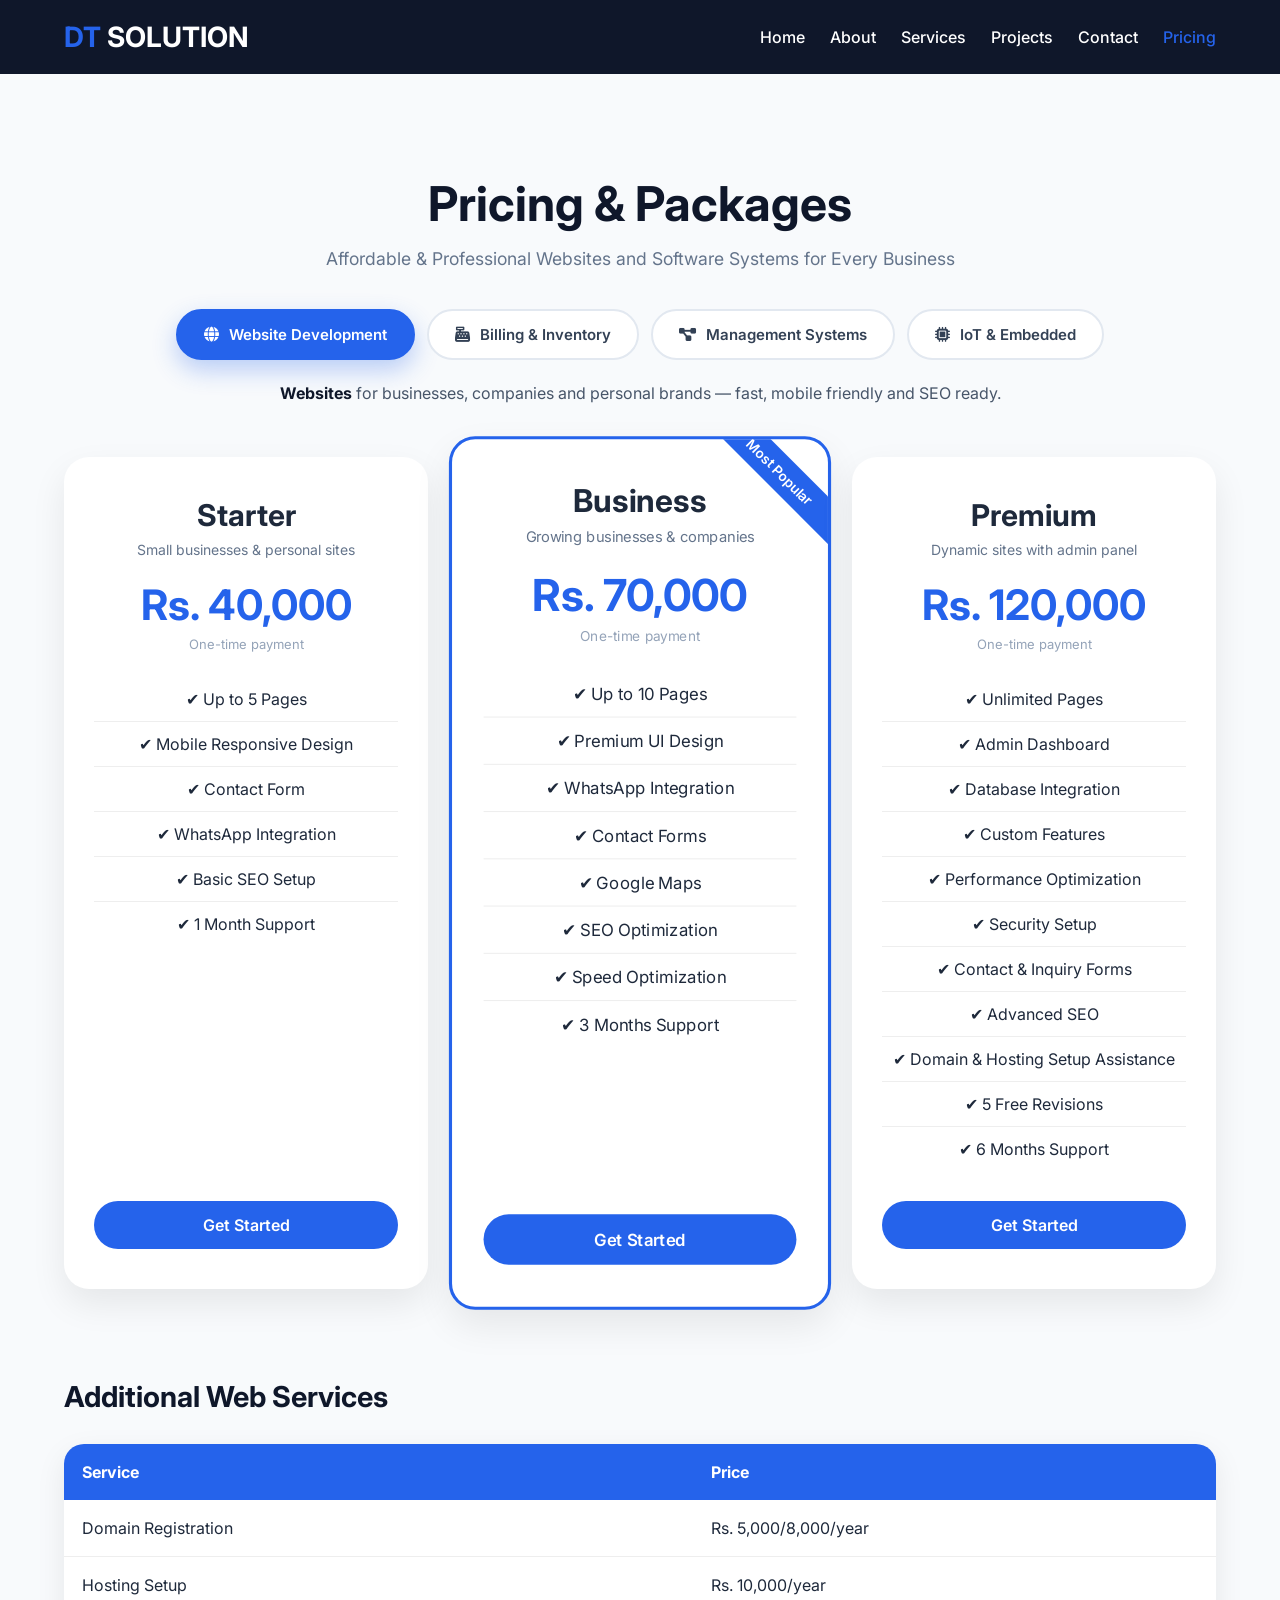
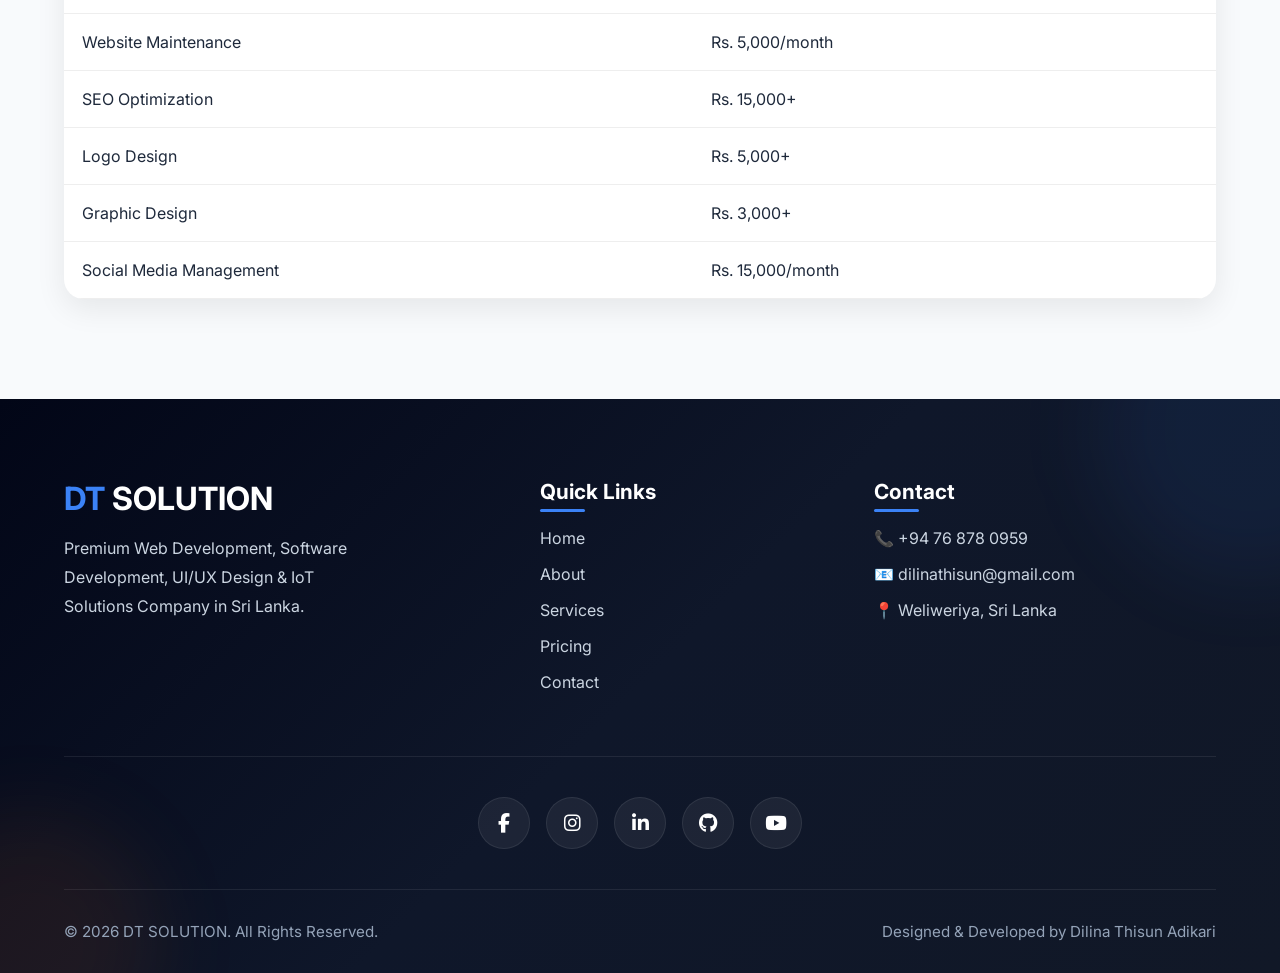
<file: pricing_packages.html>
<!DOCTYPE html>
<html lang="en">
<head>
<meta charset="UTF-8">
<meta name="viewport" content="width=device-width, initial-scale=1.0">
<title>Pricing | DT SOLUTION</title>
<link rel="icon" type="image/png" href="./images/logo.png">

<link href="https://fonts.googleapis.com/css2?family=Inter:wght@400;500;600;700&display=swap" rel="stylesheet">
<link rel="stylesheet" href="https://cdnjs.cloudflare.com/ajax/libs/font-awesome/6.5.0/css/all.min.css">

<style>
*{margin:0;padding:0;box-sizing:border-box;}
html{scroll-behavior:smooth;}
body{font-family:'Inter',sans-serif;background:#f8fafc;color:#1e293b;}
.container{width:90%;max-width:1200px;margin:auto;}

/* NAVBAR */
.navbar{position:sticky;top:0;z-index:1000;background:#0f172a;padding:20px 0;}
.navbar .container{display:flex;justify-content:space-between;align-items:center;}
.logo{font-size:28px;font-weight:700;color:white;}
.logo span{color:#2563eb;}
.nav-links{display:flex;list-style:none;gap:25px;}
.nav-links a{text-decoration:none;color:white;font-weight:500;transition:.3s;}
.nav-links a:hover,.nav-links a.active{color:#2563eb;}

/* PRICING */
.pricing{padding:100px 0;}
.pricing h2.main-title{text-align:center;font-size:3rem;color:#0f172a;margin-bottom:15px;}
.section-subtitle{text-align:center;color:#64748b;margin-bottom:40px;font-size:1.1rem;}

/* CATEGORY TABS */
.category-tabs{display:flex;justify-content:center;flex-wrap:wrap;gap:12px;margin-bottom:20px;}
.tab-btn{
    border:2px solid #e2e8f0;background:#fff;color:#334155;
    padding:14px 26px;border-radius:50px;font-family:inherit;font-size:15px;font-weight:600;
    cursor:pointer;transition:.3s;display:flex;align-items:center;gap:10px;
}
.tab-btn:hover{border-color:#2563eb;color:#2563eb;}
.tab-btn.active{background:#2563eb;border-color:#2563eb;color:#fff;box-shadow:0 10px 25px rgba(37,99,235,.3);}

.tab-panel{display:none;animation:fade .5s ease;}
.tab-panel.active{display:block;}
@keyframes fade{from{opacity:0;transform:translateY(15px);}to{opacity:1;transform:none;}}

.category-desc{
    text-align:center;color:#475569;max-width:760px;margin:0 auto 50px;line-height:1.7;
}
.category-desc strong{color:#0f172a;}

.pricing-grid{display:grid;grid-template-columns:repeat(auto-fit,minmax(320px,1fr));gap:30px;}
.pricing-card{
    background:#fff;border-radius:25px;padding:40px 30px;text-align:center;
    box-shadow:0 15px 35px rgba(0,0,0,0.08);transition:.4s;position:relative;overflow:hidden;
    display:flex;flex-direction:column;
}
.pricing-card:hover{transform:translateY(-10px);box-shadow:0 25px 45px rgba(0,0,0,0.15);}
.pricing-card h3{font-size:30px;margin-bottom:8px;}
.card-tag{color:#64748b;font-size:14px;margin-bottom:18px;min-height:20px;}
.price{font-size:42px;font-weight:700;color:#2563eb;margin-bottom:6px;}
.price-note{color:#94a3b8;font-size:13px;margin-bottom:25px;}
.pricing-card ul{list-style:none;margin-bottom:30px;flex:1;}
.pricing-card ul li{padding:12px 0;border-bottom:1px solid #eee;}
.pricing-card ul li:last-child{border-bottom:none;}

.btn{display:inline-block;text-decoration:none;background:#2563eb;color:white;padding:14px 30px;border-radius:50px;font-weight:600;transition:.3s;}
.btn:hover{background:#1d4ed8;}

.featured{border:3px solid #2563eb;transform:scale(1.05);}
.popular{
    position:absolute;top:15px;right:-35px;background:#2563eb;color:white;
    padding:8px 40px;transform:rotate(45deg);font-size:13px;font-weight:600;
}

/* EXTRA SERVICES */
.extra-services{margin-top:90px;}
.extra-services h2{margin-bottom:30px;font-size:1.8rem;color:#0f172a;}
.service-table{
    width:100%;border-collapse:collapse;background:white;border-radius:20px;overflow:hidden;
    box-shadow:0 10px 30px rgba(0,0,0,0.08);
}
.service-table th{background:#2563eb;color:white;padding:18px;text-align:left;}
.service-table td{padding:18px;border-bottom:1px solid #eee;}
.service-table tr:hover{background:#f8fafc;}

.note-box{
    margin-top:40px;background:#eff6ff;border-left:5px solid #2563eb;border-radius:12px;
    padding:20px 25px;color:#334155;line-height:1.7;
}
.note-box i{color:#2563eb;margin-right:8px;}

/* FOOTER */
.footer{
    background:linear-gradient(135deg,#020617,#0f172a,#111827);
    color:white;padding:5rem 0 2rem;position:relative;overflow:hidden;
}
.footer::before{content:'';position:absolute;top:-120px;right:-120px;width:300px;height:300px;background:rgba(59,130,246,0.08);border-radius:50%;filter:blur(40px);}
.footer::after{content:'';position:absolute;bottom:-100px;left:-100px;width:260px;height:260px;background:rgba(249,115,22,0.08);border-radius:50%;filter:blur(40px);}
.footer .container{position:relative;z-index:1;}
.footer-top{display:grid;grid-template-columns:1.5fr 1fr 1.2fr;gap:3rem;padding-bottom:3rem;border-bottom:1px solid rgba(255,255,255,0.08);}
.footer-logo{font-size:2rem;font-weight:700;margin-bottom:1rem;color:white;}
.footer-logo span{color:#3b82f6;}
.footer-description{color:#cbd5e1;line-height:1.8;max-width:320px;}
.footer-links h3,.footer-contact h3{font-size:1.3rem;margin-bottom:1.5rem;position:relative;}
.footer-links h3::after,.footer-contact h3::after{content:'';position:absolute;left:0;bottom:-8px;width:45px;height:3px;background:#3b82f6;border-radius:20px;}
.footer-links ul{list-style:none;}
.footer-links ul li{margin-bottom:1rem;}
.footer-links ul li a{text-decoration:none;color:#cbd5e1;transition:.3s;display:inline-block;}
.footer-links ul li a:hover{color:#3b82f6;transform:translateX(5px);}
.footer-contact p{margin-bottom:1rem;color:#cbd5e1;display:flex;align-items:center;gap:12px;}
.footer-social{display:flex;justify-content:center;gap:1rem;padding:2.5rem 0;}
.footer-social a{
    width:52px;height:52px;border-radius:50%;display:flex;align-items:center;justify-content:center;
    background:rgba(255,255,255,0.06);border:1px solid rgba(255,255,255,0.08);color:white;
    font-size:1.2rem;text-decoration:none;transition:.4s;
}
.footer-social a:hover{transform:translateY(-8px) scale(1.08);background:#3b82f6;box-shadow:0 10px 25px rgba(59,130,246,0.45);}
.footer-bottom{border-top:1px solid rgba(255,255,255,0.08);padding-top:2rem;display:flex;justify-content:space-between;align-items:center;flex-wrap:wrap;gap:1rem;text-align:center;}
.footer-bottom p{color:#94a3b8;font-size:0.95rem;}

/* TABLET */
@media screen and (max-width:992px){
    .pricing-grid{grid-template-columns:repeat(2,1fr);}
    .footer-top{grid-template-columns:1fr 1fr;}
}

/* MOBILE */
@media screen and (max-width:768px){
    .navbar .container{flex-direction:column;gap:15px;}
    .nav-links{flex-wrap:wrap;justify-content:center;gap:15px;}
    .pricing{padding:70px 0;}
    .pricing h2.main-title{font-size:2rem;}
    .section-subtitle{font-size:1rem;padding:0 10px;}
    .tab-btn{padding:12px 18px;font-size:14px;}
    .pricing-grid{grid-template-columns:1fr;gap:25px;}
    .pricing-card{width:100%;padding:30px 20px;}
    .featured{transform:none;}
    .price{font-size:2rem;}
    .service-table{display:block;overflow-x:auto;white-space:nowrap;}
    .footer-top{grid-template-columns:1fr;text-align:center;}
    .footer-description{margin:auto;}
    .footer-links h3::after,.footer-contact h3::after{left:50%;transform:translateX(-50%);}
    .footer-contact p{justify-content:center;}
    .footer-bottom{flex-direction:column;}
}

@media screen and (max-width:480px){
    .pricing h2.main-title{font-size:1.8rem;}
    .price{font-size:1.8rem;}
    .pricing-card h3{font-size:1.4rem;}
    .pricing-card ul li{font-size:14px;}
    .btn{width:100%;display:block;}
    .nav-links{gap:10px;}
    .nav-links a{font-size:14px;}
    .tab-btn{width:100%;justify-content:center;}
}
</style>
</head>

<body>

<nav class="navbar">
  <div class="container">
    <div class="logo"><span>DT</span> SOLUTION</div>
    <ul class="nav-links">
        <li><a href="index.html">Home</a></li>
        <li><a href="index.html#about">About</a></li>
        <li><a href="index.html#services">Services</a></li>
        <li><a href="index.html#projects">Projects</a></li>
        <li><a href="index.html#contact">Contact</a></li>
        <li><a href="./pricing_packages.html" class="active">Pricing</a></li>
    </ul>
  </div>
</nav>


<section class="pricing">
<div class="container">

<h2 class="main-title">Pricing & Packages</h2>
<p class="section-subtitle">Affordable & Professional Websites and Software Systems for Every Business</p>

<!-- CATEGORY TABS -->
<div class="category-tabs">
    <button class="tab-btn active" data-tab="web"><i class="fas fa-globe"></i> Website Development</button>
    <button class="tab-btn" data-tab="billing"><i class="fas fa-cash-register"></i> Billing & Inventory</button>
    <button class="tab-btn" data-tab="management"><i class="fas fa-diagram-project"></i> Management Systems</button>
    <button class="tab-btn" data-tab="iot"><i class="fas fa-microchip"></i> IoT & Embedded</button>
</div>

<!-- ============ 1. WEBSITES ============ -->
<div class="tab-panel active" id="web">

<p class="category-desc"><strong>Websites</strong> for businesses, companies and personal brands — fast, mobile friendly and SEO ready.</p>

<div class="pricing-grid">

<div class="pricing-card">
<h3>Starter</h3>
<div class="card-tag">Small businesses & personal sites</div>
<div class="price">Rs. 40,000</div>
<div class="price-note">One-time payment</div>
<ul>
<li>✔ Up to 5 Pages</li>
<li>✔ Mobile Responsive Design</li>
<li>✔ Contact Form</li>
<li>✔ WhatsApp Integration</li>
<li>✔ Basic SEO Setup</li>
<li>✔ 1 Month Support</li>
</ul>
<a href="https://wa.me/94768780959" class="btn">Get Started</a>
</div>

<div class="pricing-card featured">
<span class="popular">Most Popular</span>
<h3>Business</h3>
<div class="card-tag">Growing businesses & companies</div>
<div class="price">Rs. 70,000</div>
<div class="price-note">One-time payment</div>
<ul>
<li>✔ Up to 10 Pages</li>
<li>✔ Premium UI Design</li>
<li>✔ WhatsApp Integration</li>
<li>✔ Contact Forms</li>
<li>✔ Google Maps</li>
<li>✔ SEO Optimization</li>
<li>✔ Speed Optimization</li>
<li>✔ 3 Months Support</li>
</ul>
<a href="https://wa.me/94768780959" class="btn">Get Started</a>
</div>

<div class="pricing-card">
<h3>Premium</h3>
<div class="card-tag">Dynamic sites with admin panel</div>
<div class="price">Rs. 120,000</div>
<div class="price-note">One-time payment</div>
<ul>
<li>✔ Unlimited Pages</li>
<li>✔ Admin Dashboard</li>
<li>✔ Database Integration</li>
<li>✔ Custom Features</li>
<li>✔ Performance Optimization</li>
<li>✔ Security Setup</li>
<li>✔ Contact & Inquiry Forms</li>
<li>✔ Advanced SEO</li>
<li>✔ Domain & Hosting Setup Assistance</li>
<li>✔ 5 Free Revisions</li>
<li>✔ 6 Months Support</li>
</ul>
<a href="https://wa.me/94768780959" class="btn">Get Started</a>
</div>

</div>

<div class="extra-services">
<h2>Additional Web Services</h2>
<table class="service-table">
<tr><th>Service</th><th>Price</th></tr>
<tr><td>Domain Registration</td><td>Rs. 5,000/8,000/year</td></tr>
<tr><td>Hosting Setup</td><td>Rs. 10,000/year</td></tr>
<tr><td>Website Maintenance</td><td>Rs. 5,000/month</td></tr>
<tr><td>SEO Optimization</td><td>Rs. 15,000+</td></tr>
<tr><td>Logo Design</td><td>Rs. 5,000+</td></tr>
<tr><td>Graphic Design</td><td>Rs. 3,000+</td></tr>
<tr><td>Social Media Management</td><td>Rs. 15,000/month</td></tr>
</table>
</div>

</div>

<!-- ============ 2. BILLING & INVENTORY ============ -->
<div class="tab-panel" id="billing">

<p class="category-desc"><strong>Billing, POS & Inventory Systems</strong> for shops, wholesalers and retail businesses — track stock, print bills and see your sales in one place.</p>

<div class="pricing-grid">

<div class="pricing-card">
<h3>Basic</h3>
<div class="card-tag">Single shop</div>
<div class="price">Rs. 80,000</div>
<div class="price-note">One-time payment</div>
<ul>
<li>✔ Billing / POS Screen</li>
<li>✔ Product & Stock Management</li>
<li>✔ Customer Records</li>
<li>✔ Invoice & Receipt Printing</li>
<li>✔ Daily Sales Report</li>
<li>✔ Offline Desktop Version</li>
<li>✔ 2 Months Support</li>
</ul>
<a href="https://wa.me/94768780959" class="btn">Get Started</a>
</div>

<div class="pricing-card featured">
<span class="popular">Most Popular</span>
<h3>Standard</h3>
<div class="card-tag">Full inventory + billing</div>
<div class="price">Rs. 150,000</div>
<div class="price-note">One-time payment</div>
<ul>
<li>✔ Everything in Basic</li>
<li>✔ Role-Based Access (Admin / Cashier)</li>
<li>✔ Supplier & Purchase (GRN) Management</li>
<li>✔ Low Stock Alerts</li>
<li>✔ Barcode Support</li>
<li>✔ Profit, Stock & Sales Reports</li>
<li>✔ Data Backup & Restore</li>
<li>✔ 4 Months Support</li>
</ul>
<a href="https://wa.me/94768780959" class="btn">Get Started</a>
</div>

<div class="pricing-card">
<h3>Multi-Shop</h3>
<div class="card-tag">2+ shops, one shared system</div>
<div class="price">Rs. 250,000</div>
<div class="price-note">One-time payment</div>
<ul>
<li>✔ Everything in Standard</li>
<li>✔ Separate Billing per Shop</li>
<li>✔ Shared Stock & Customer Data</li>
<li>✔ Stock Transfer Between Shops</li>
<li>✔ Combined & Per-Shop Reports</li>
<li>✔ Owner Dashboard</li>
<li>✔ On-site Installation & Training</li>
<li>✔ 6 Months Support</li>
</ul>
<a href="https://wa.me/94768780959" class="btn">Get Started</a>
</div>

</div>

</div>

<!-- ============ 3. MANAGEMENT SYSTEMS ============ -->
<div class="tab-panel" id="management">

<p class="category-desc"><strong>Management Systems</strong> built around your business — Learning Management (LMS), Vehicle Service, Rental Management and more.</p>

<div class="pricing-grid">

<div class="pricing-card">
<h3>Starter</h3>
<div class="card-tag">Simple single-purpose system</div>
<div class="price">Rs. 120,000</div>
<div class="price-note">One-time payment</div>
<ul>
<li>✔ Up to 4 Core Modules</li>
<li>✔ Admin Login</li>
<li>✔ Dashboard & Search</li>
<li>✔ Basic Reports</li>
<li>✔ Offline Desktop or Web Version</li>
<li>✔ 3 Months Support</li>
</ul>
<a href="https://wa.me/94768780959" class="btn">Get Started</a>
</div>

<div class="pricing-card featured">
<span class="popular">Most Popular</span>
<h3>Professional</h3>
<div class="card-tag">Rental, Service, LMS & more</div>
<div class="price">Rs. 220,000</div>
<div class="price-note">One-time payment</div>
<ul>
<li>✔ Up to 8 Modules</li>
<li>✔ Role-Based User Access</li>
<li>✔ Billing / Invoice Integration</li>
<li>✔ Advanced Search & Filters</li>
<li>✔ Dashboard with Analytics</li>
<li>✔ PDF / Print Reports</li>
<li>✔ Backup & Restore</li>
<li>✔ 6 Months Support</li>
</ul>
<a href="https://wa.me/94768780959" class="btn">Get Started</a>
</div>

<div class="pricing-card">
<h3>Enterprise</h3>
<div class="card-tag">Fully custom, top-level quality</div>
<div class="price">Rs. 350,000+</div>
<div class="price-note">Final price after requirement analysis</div>
<ul>
<li>✔ Unlimited Modules</li>
<li>✔ Fully Customizable Design & Features</li>
<li>✔ Multi-User & Multi-Branch</li>
<li>✔ Custom Reports & Automation</li>
<li>✔ Online + Offline Deployment</li>
<li>✔ On-site Installation & Training</li>
<li>✔ User Manual & Documentation</li>
<li>✔ 12 Months Support</li>
</ul>
<a href="https://wa.me/94768780959" class="btn">Request a Quote</a>
</div>

</div>

</div>

<!-- ============ 4. IOT ============ -->
<div class="tab-panel" id="iot">

<p class="category-desc"><strong>IoT & Embedded Solutions</strong> — ESP32 based devices, GPS tracking and real-time monitoring with a web dashboard.</p>

<div class="pricing-grid">

<div class="pricing-card">
<h3>Basic</h3>
<div class="card-tag">Single device monitoring</div>
<div class="price">Rs. 60,000</div>
<div class="price-note">One-time payment (hardware extra)</div>
<ul>
<li>✔ ESP32 Device Programming</li>
<li>✔ Sensor Integration</li>
<li>✔ Cloud Data Storage (Firebase)</li>
<li>✔ Simple Web Dashboard</li>
<li>✔ 2 Months Support</li>
</ul>
<a href="https://wa.me/94768780959" class="btn">Get Started</a>
</div>

<div class="pricing-card featured">
<span class="popular">Most Popular</span>
<h3>Smart</h3>
<div class="card-tag">Tracking & real-time control</div>
<div class="price">Rs. 120,000</div>
<div class="price-note">One-time payment (hardware extra)</div>
<ul>
<li>✔ Live GPS Tracking</li>
<li>✔ Real-Time Dashboard</li>
<li>✔ Alerts & Notifications</li>
<li>✔ Remote Control Features</li>
<li>✔ Data History & Reports</li>
<li>✔ User Login</li>
<li>✔ 4 Months Support</li>
</ul>
<a href="https://wa.me/94768780959" class="btn">Get Started</a>
</div>

<div class="pricing-card">
<h3>Custom</h3>
<div class="card-tag">Multi-device / final year type</div>
<div class="price">Rs. 200,000+</div>
<div class="price-note">Final price after requirement analysis</div>
<ul>
<li>✔ Multiple Devices & Sensors</li>
<li>✔ Custom Hardware Integration</li>
<li>✔ Web + Mobile Friendly Dashboard</li>
<li>✔ Advanced Analytics</li>
<li>✔ Installation & Testing</li>
<li>✔ Documentation</li>
<li>✔ 6 Months Support</li>
</ul>
<a href="https://wa.me/94768780959" class="btn">Request a Quote</a>
</div>

</div>

</div>

<!-- ============ SYSTEM ADD-ONS (shown for systems tabs) ============ -->
<div class="extra-services" id="systemExtras" style="display:none;">
<h2>Additional System Services</h2>
<table class="service-table">
<tr><th>Service</th><th>Price</th></tr>
<tr><td>Extra Custom Module</td><td>Rs. 15,000+ / module</td></tr>
<tr><td>On-site Installation & Staff Training</td><td>Rs. 10,000+</td></tr>
<tr><td>Data Migration (Excel → System)</td><td>Rs. 10,000+</td></tr>
<tr><td>Barcode Printer / Scanner Setup</td><td>Rs. 5,000+</td></tr>
<tr><td>Custom Report / Invoice Design</td><td>Rs. 5,000+</td></tr>
<tr><td>Monthly System Maintenance & Support</td><td>Rs. 8,000/month</td></tr>
<tr><td>Hosting + Domain (Online Systems)</td><td>Rs. 15,000/year</td></tr>
</table>

<div class="note-box">
    <i class="fas fa-circle-info"></i>
    Prices shown are starting prices. Final cost depends on the number of modules, custom features and deployment type (offline desktop or online web). Contact us for a free consultation and exact quote.
</div>
</div>

</div>
</section>

<footer class="footer">
    <div class="container">

        <div class="footer-top">

            <div class="footer-brand">
                <h2 class="footer-logo"><span>DT</span> SOLUTION</h2>
                <p class="footer-description">
                    Premium Web Development, Software Development, UI/UX Design & IoT Solutions Company in Sri Lanka.
                </p>
            </div>

            <div class="footer-links">
                <h3>Quick Links</h3>
                <ul>
                    <li><a href="index.html">Home</a></li>
                    <li><a href="index.html#about">About</a></li>
                    <li><a href="index.html#services">Services</a></li>
                    <li><a href="pricing_packages.html">Pricing</a></li>
                    <li><a href="index.html#contact">Contact</a></li>
                </ul>
            </div>

            <div class="footer-contact">
                <h3>Contact</h3>
                <p>📞 +94 76 878 0959</p>
                <p>📧 dilinathisun@gmail.com</p>
                <p>📍 Weliweriya, Sri Lanka</p>
            </div>

        </div>

        <div class="footer-social">
            <a href="https://web.facebook.com/profile.php?id=61591650398715"><i class="fab fa-facebook-f"></i></a>
            <a href="https://www.instagram.com/dtsolution.lk?utm_source=ig_web_button_share_sheet&stkn=ZDNlZDc0MzIxNw=="><i class="fab fa-instagram"></i></a>
            <a href="#"><i class="fab fa-linkedin-in"></i></a>
            <a href="#"><i class="fab fa-github"></i></a>
            <a href="#"><i class="fab fa-youtube"></i></a>
        </div>

        <div class="footer-bottom">
            <p>© 2026 DT SOLUTION. All Rights Reserved.</p>
            <p>Designed & Developed by Dilina Thisun Adikari</p>
        </div>

    </div>
</footer>

<script>
const tabs = document.querySelectorAll('.tab-btn');
const panels = document.querySelectorAll('.tab-panel');
const systemExtras = document.getElementById('systemExtras');

function openTab(id){
    if(!document.getElementById(id)) id = 'web';
    tabs.forEach(t => t.classList.toggle('active', t.dataset.tab === id));
    panels.forEach(p => p.classList.toggle('active', p.id === id));
    // system add-ons table only for system categories; web has its own table
    systemExtras.style.display = (id === 'web') ? 'none' : 'block';
    history.replaceState(null, '', '#' + id);
}

tabs.forEach(t => t.addEventListener('click', () => openTab(t.dataset.tab)));

// open correct tab from link, e.g. pricing_packages.html#billing
openTab(location.hash.replace('#','') || 'web');
</script>

</body>
</html>
</file>
